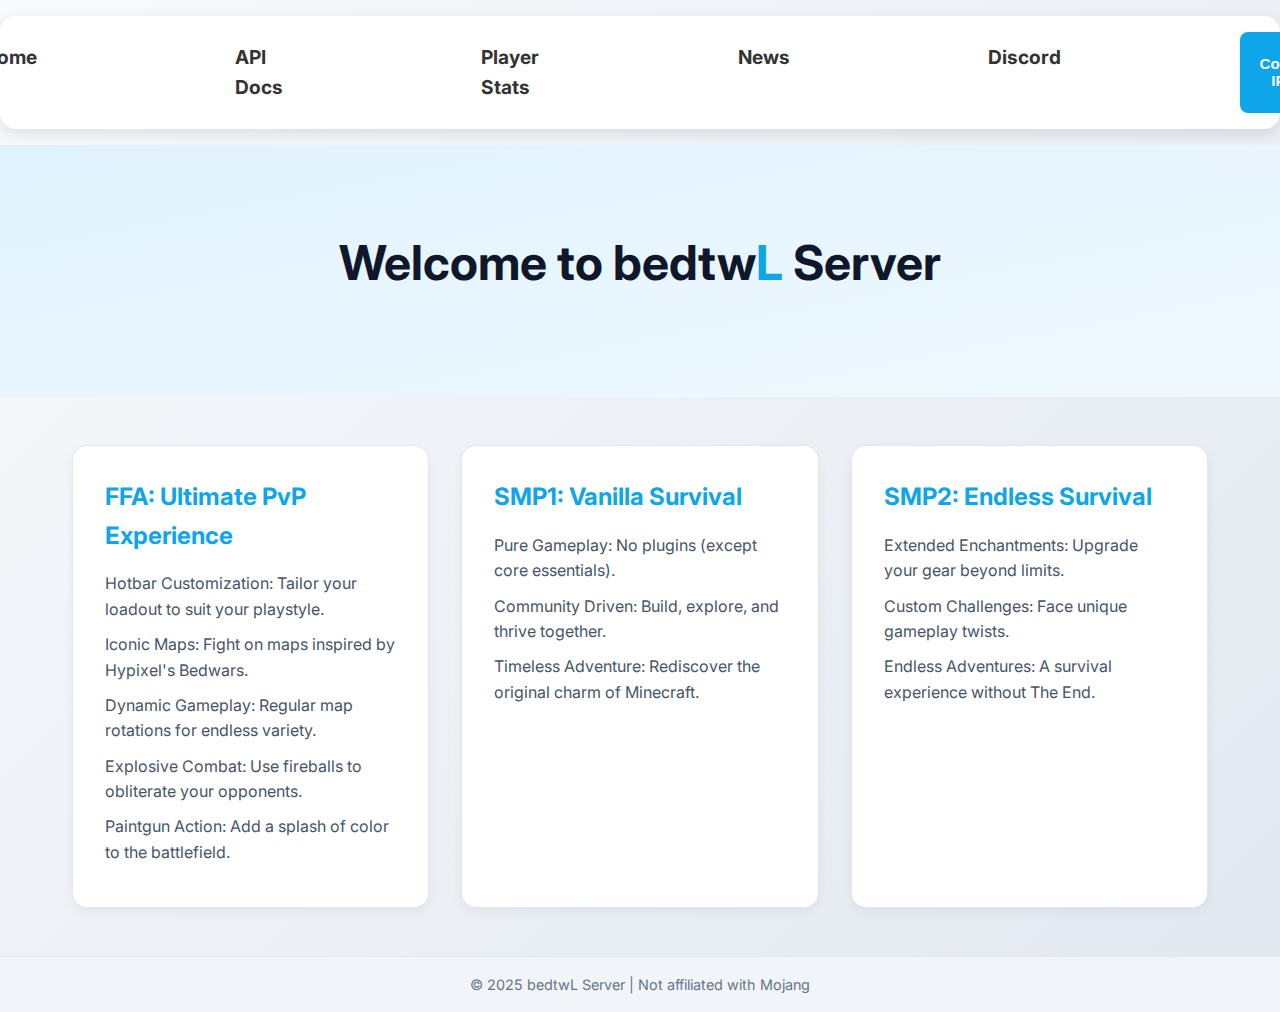
<file: index.html>
<!DOCTYPE html>
<html lang="en">
<head>
  <meta charset="UTF-8" />
  <meta name="viewport" content="width=device-width, initial-scale=1.0" />
  <title>bedtwL Server</title>
  <link rel="stylesheet" href="CSS/index.css">
  <link rel="icon" href="https://raw.githubusercontent.com/bedtwL/bedtwLServerSite/refs/heads/main/favicon.ico">
</head>


<body>

  <div class="navbar">
    <a href="index.html">Home</a>
    <a href="api-docs.html">API Docs</a>
    <a href="player-stats.html">Player Stats</a>
    <a href="news.html">News</a>
    <a href="https://dsc.gg/bedtwl" target="_blank">Discord</a>
    <button class="copy-btn" onclick="copyIP()">Copy IP</button>
  </div>



  <section class="hero">
    <h1 class="hero-title">
  Welcome to bedtw<span class="highlight">L</span> Server
</h1>


  </section>


  <section class="modes">
    <div class="card">
      <h2>FFA: Ultimate PvP Experience</h2>
      <ul>
        <li>Hotbar Customization: Tailor your loadout to suit your playstyle.</li>
        <li>Iconic Maps: Fight on maps inspired by Hypixel's Bedwars.</li>
        <li>Dynamic Gameplay: Regular map rotations for endless variety.</li>
        <li>Explosive Combat: Use fireballs to obliterate your opponents.</li>
        <li>Paintgun Action: Add a splash of color to the battlefield.</li>
      </ul>
    </div>

    <div class="card">
      <h2>SMP1: Vanilla Survival</h2>
      <ul>
        <li>Pure Gameplay: No plugins (except core essentials).</li>
        <li>Community Driven: Build, explore, and thrive together.</li>
        <li>Timeless Adventure: Rediscover the original charm of Minecraft.</li>
      </ul>
    </div>

    <div class="card">
      <h2>SMP2: Endless Survival</h2>
      <ul>
        <li>Extended Enchantments: Upgrade your gear beyond limits.</li>
        <li>Custom Challenges: Face unique gameplay twists.</li>
        <li>Endless Adventures: A survival experience without The End.</li>
      </ul>
    </div>
  </section>


  <footer>
    <p>© 2025 bedtwL Server | Not affiliated with Mojang</p>
  </footer>


  <script src="scripts/main.js"></script>
  <script>
  const onlineSpan = document.getElementById('onlinePlayers');

  async function updateServerPlayers() {
    try {
      const res = await fetch('https://api.mcsrvstat.us/2/bedtwl.com');
      const data = await res.json();
      if(data.online) {
        onlineSpan.textContent = `${data.players.online} / ${data.players.max} players online`;
      } else {
        onlineSpan.textContent = 'Server offline';
      }
    } catch (err) {
      onlineSpan.textContent = 'Error fetching server info';
      console.error(err);
    }
  }

  updateServerPlayers(); // 
  setInterval(updateServerPlayers, 30000); 
</script>

</body>
</html>
</file>
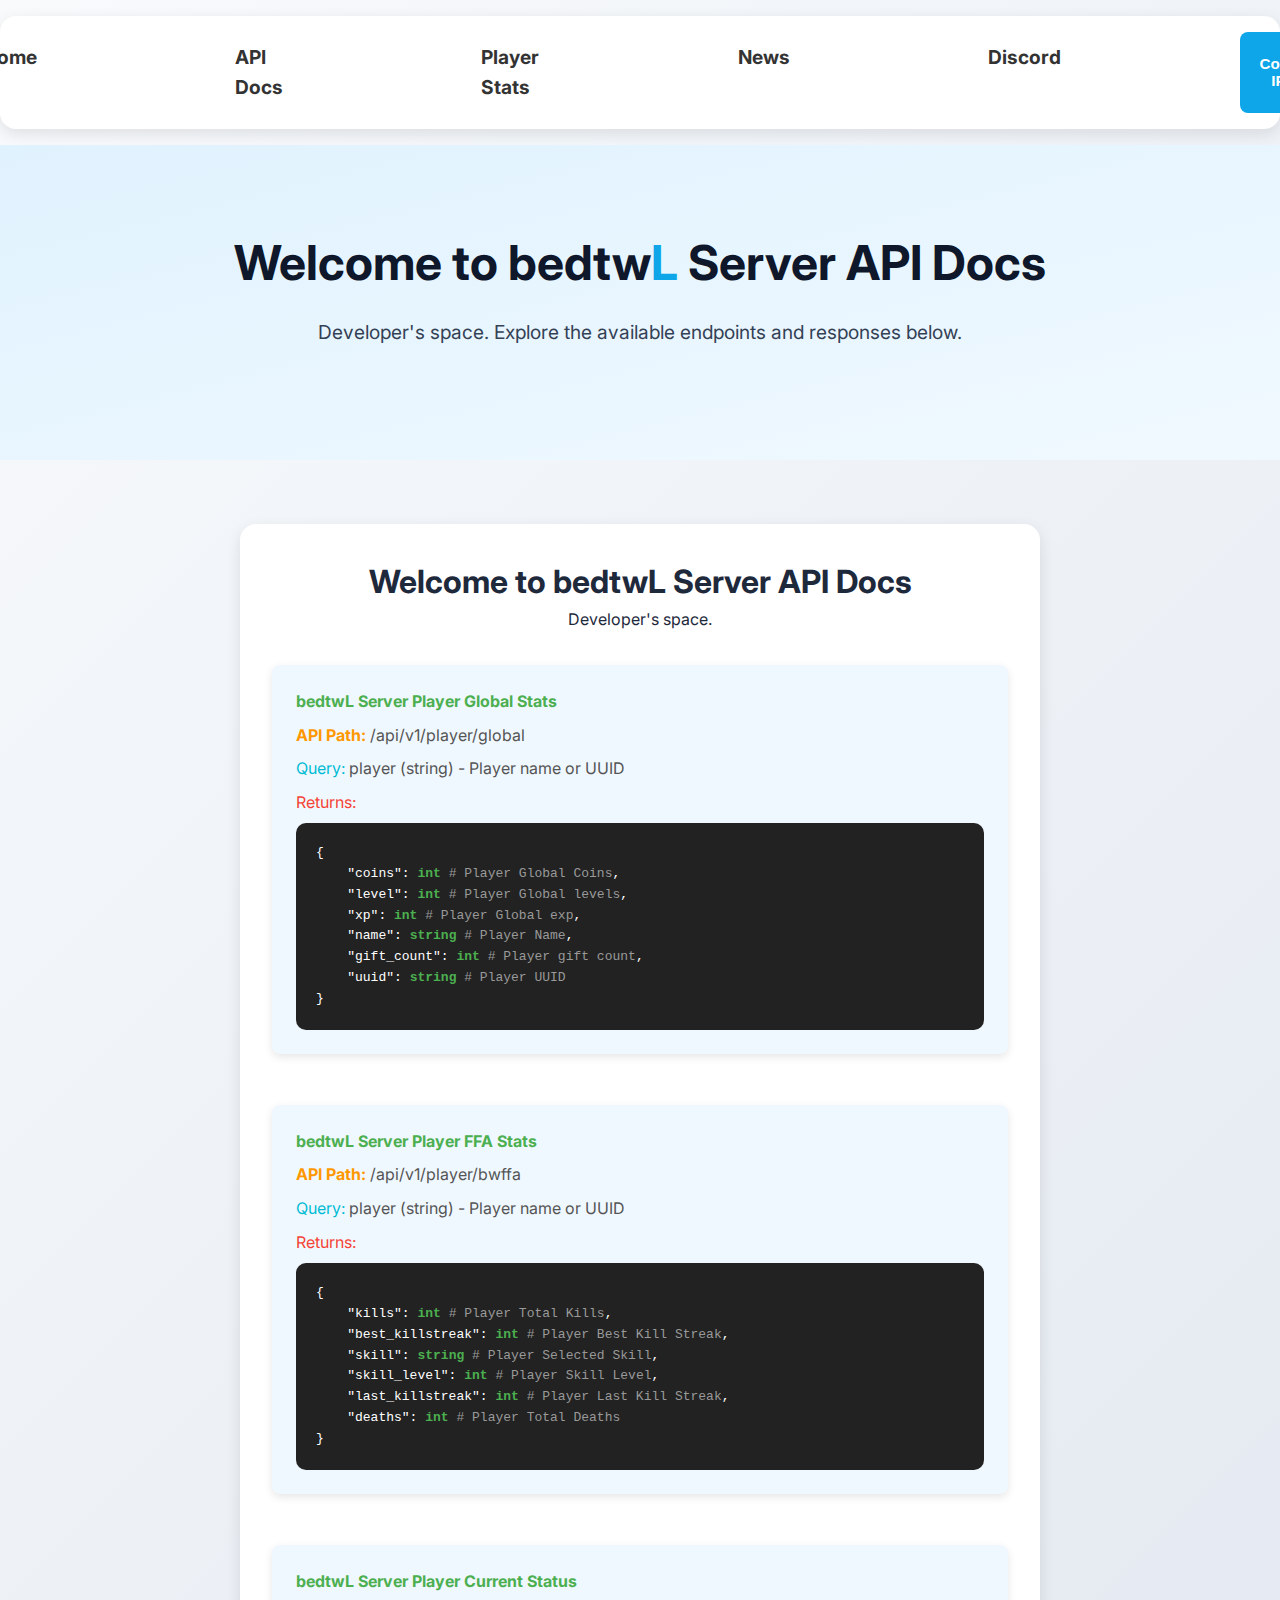
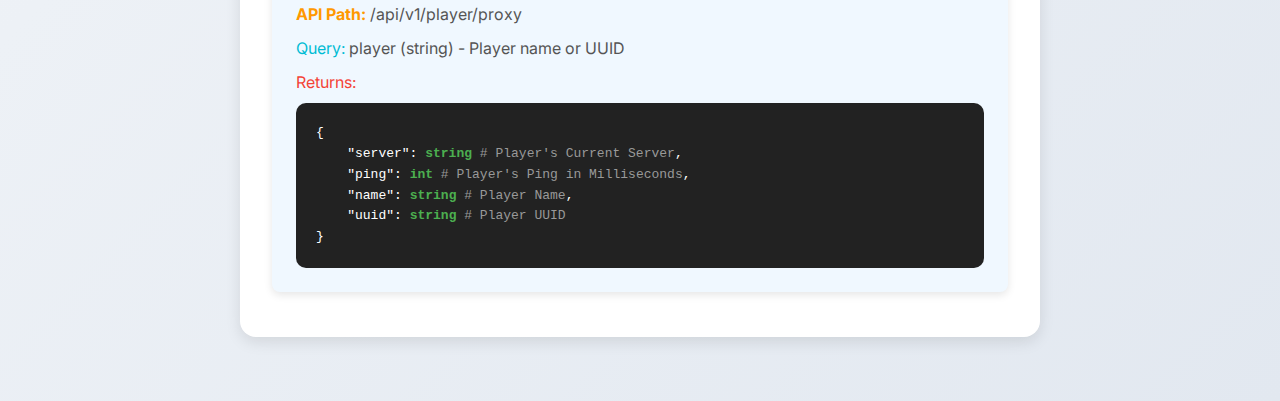
<file: api-docs.html>
<!DOCTYPE html>
<html lang="en">
<head>
  <meta charset="UTF-8" />
  <meta name="viewport" content="width=device-width, initial-scale=1.0" />
  <title>bedtwL Server | API Docs</title>

  <link rel="stylesheet" href="CSS/api-docs.css" />

  <link rel="icon" href="https://raw.githubusercontent.com/bedtwL/bedtwLServerSite/refs/heads/main/favicon.ico">
</head>

<body>
  <!-- Navigation -->
  <div class="navbar">
    <a href="/main.html">Home</a>
    <a href="/api-docs.html">API Docs</a>
    <a href="/player-stats.html">Player Stats</a>
    <a href="/news.html">News</a>
    <a href="https://discord.gg/yourdiscord" target="_blank">Discord</a>
    <button class="copy-btn" onclick="copyIP()">Copy IP</button>
  </div>

  <!-- Page Header -->
  <section class="hero">
    <h1 class="hero-title">Welcome to bedtw<span class="highlight">L</span> Server API Docs</h1>
    <p>Developer's space. Explore the available endpoints and responses below.</p>
  </section>

  <!-- API Cards -->
    <div class="container">
        <h1>Welcome to bedtw<span class="highlight">L</span> Server API Docs</h1>
        <p>Developer's space.</p>

        <div class="server-list">
        <div class="api-item server-item">
           <h4 class="api-target">bedtwL Server Player Global Stats</h4>
            <p><span class="api-path">API Path:</span> /api/v1/player/global</p>
            <p><span class="api-query">Query:</span> player (string) - Player name or UUID</p>
            <p><span class="api-return">Returns:</span></p>
            <div class="api-container">
<pre>
{
    "coins": <span class="datatype">int</span> <span class="description"># Player Global Coins</span>,
    "level": <span class="datatype">int</span> <span class="description"># Player Global levels</span>,
    "xp": <span class="datatype">int</span> <span class="description"># Player Global exp</span>,
    "name": <span class="datatype">string</span> <span class="description"># Player Name</span>,
    "gift_count": <span class="datatype">int</span> <span class="description"># Player gift count</span>,
    "uuid": <span class="datatype">string</span> <span class="description"># Player UUID</span>
}
</pre>
        </div>
        </div>

        <br>
        <div class="api-item server-item">
           <h4 class="api-target">bedtwL Server Player FFA Stats</h4>
            <p><span class="api-path">API Path:</span> /api/v1/player/bwffa</p>
            <p><span class="api-query">Query:</span> player (string) - Player name or UUID</p>
            <p><span class="api-return">Returns:</span></p>
            <div class="api-container">
<pre>
{
    "kills": <span class="datatype">int</span> <span class="description"># Player Total Kills</span>,
    "best_killstreak": <span class="datatype">int</span> <span class="description"># Player Best Kill Streak</span>,
    "skill": <span class="datatype">string</span> <span class="description"># Player Selected Skill</span>,
    "skill_level": <span class="datatype">int</span> <span class="description"># Player Skill Level</span>,
    "last_killstreak": <span class="datatype">int</span> <span class="description"># Player Last Kill Streak</span>,
    "deaths": <span class="datatype">int</span> <span class="description"># Player Total Deaths</span>
}
</pre>
        </div>
        </div>
        <br>
        <div class="api-item server-item">
           <h4 class="api-target">bedtwL Server Player Current Status</h4>
            <p><span class="api-path">API Path:</span> /api/v1/player/proxy</p>
            <p><span class="api-query">Query:</span> player (string) - Player name or UUID</p>
            <p><span class="api-return">Returns:</span></p>
            <div class="api-container">
<pre>
{
    "server": <span class="datatype">string</span> <span class="description"># Player's Current Server</span>,
    "ping": <span class="datatype">int</span> <span class="description"># Player's Ping in Milliseconds</span>,
    "name": <span class="datatype">string</span> <span class="description"># Player Name</span>,
    "uuid": <span class="datatype">string</span> <span class="description"># Player UUID</span>
}
</pre>
        </div>
        </div>

        </div>
    </div>
    <script src="/script/main.js"></script>
</body>
</html>
</file>
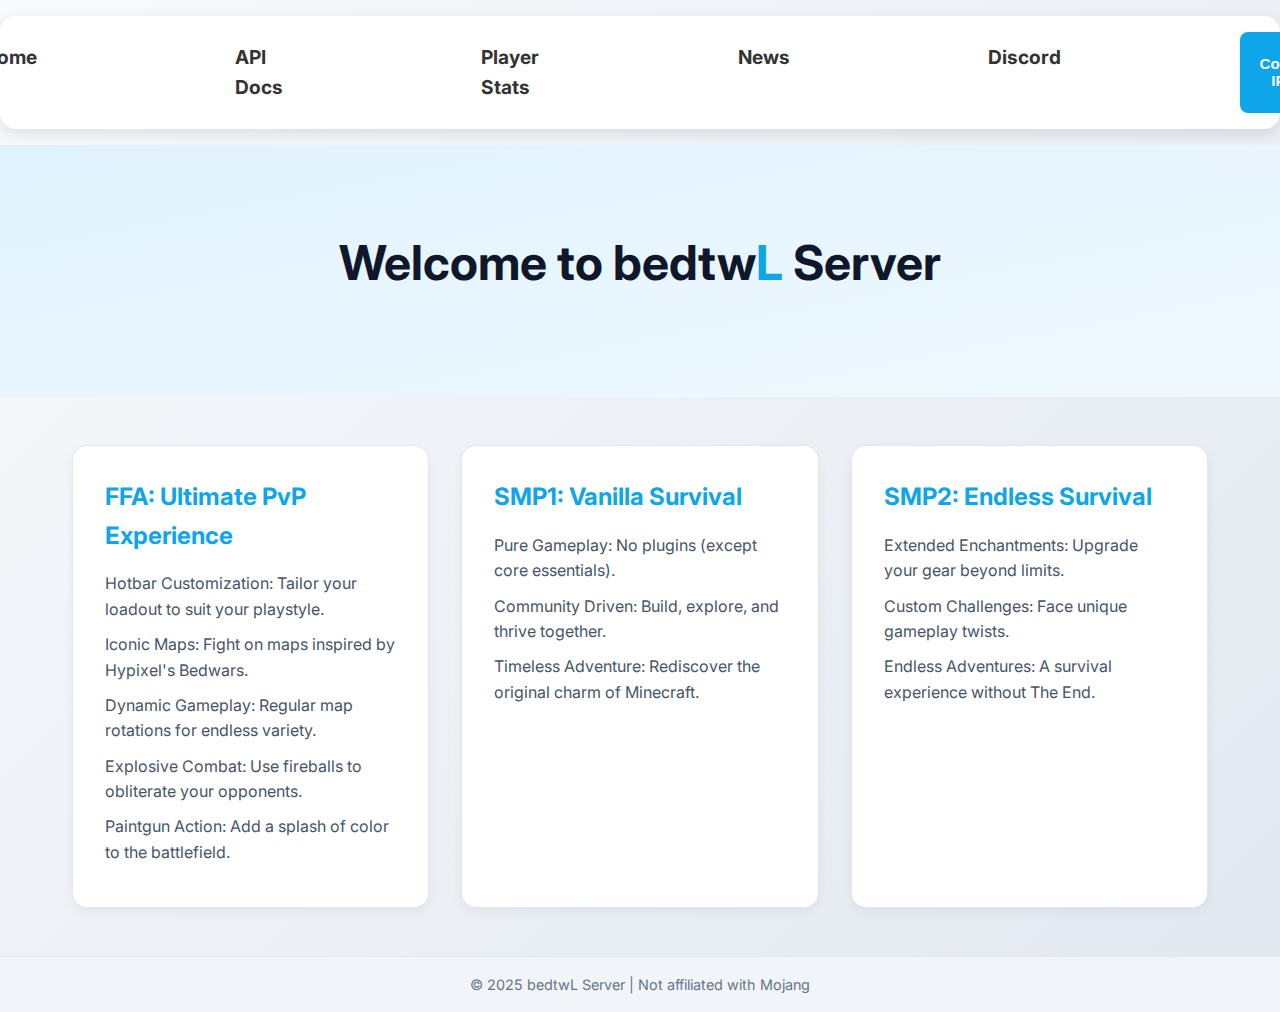
<file: main.html>
<!DOCTYPE html>
<html lang="en">
<head>
  <meta charset="UTF-8" />
  <meta name="viewport" content="width=device-width, initial-scale=1.0" />
  <title>bedtwL Server</title>
  <link rel="stylesheet" href="CSS/style.css" />
  <link rel="icon" href="https://raw.githubusercontent.com/bedtwL/bedtwLServerSite/refs/heads/main/favicon.ico">
</head>
<body>
  <!-- Navigation -->
  <div class="navbar">
    <a href="/main.html">Home</a>
    <a href="/api-docs.html">API Docs</a>
    <a href="#">Player Stats</a>
    <a href="#">News</a>
    <a href="https://discord.gg/yourdiscord" target="_blank">Discord</a>

    <button class="copy-btn" onclick="copyIP()">Copy IP</button>
  </div>


  <!-- Hero Section -->
  <section class="hero">
    <h1 class="hero-title">
  Welcome to bedtw<span class="highlight">L</span> Server
</h1>

  </section>

  <!-- Game Modes Section -->
  <section class="modes">
    <div class="card">
      <h2>FFA: Ultimate PvP Experience</h2>
      <ul>
        <li>Hotbar Customization: Tailor your loadout to suit your playstyle.</li>
        <li>Iconic Maps: Fight on maps inspired by Hypixel's Bedwars.</li>
        <li>Dynamic Gameplay: Regular map rotations for endless variety.</li>
        <li>Explosive Combat: Use fireballs to obliterate your opponents.</li>
        <li>Paintgun Action: Add a splash of color to the battlefield.</li>
      </ul>
    </div>

    <div class="card">
      <h2>SMP1: Vanilla Survival</h2>
      <ul>
        <li>Pure Gameplay: No plugins (except core essentials).</li>
        <li>Community Driven: Build, explore, and thrive together.</li>
        <li>Timeless Adventure: Rediscover the original charm of Minecraft.</li>
      </ul>
    </div>

    <div class="card">
      <h2>SMP2: Endless Survival</h2>
      <ul>
        <li>Extended Enchantments: Upgrade your gear beyond limits.</li>
        <li>Custom Challenges: Face unique gameplay twists.</li>
        <li>Endless Adventures: A survival experience without The End.</li>
      </ul>
    </div>
  </section>

  <!-- Footer -->
  <footer>
    <p>© 2025 bedtwL Server | Not affiliated with Mojang</p>
  </footer>

  <!-- Script -->
  <script src="/script/main.js"></script>


</body>
</html>
</file>
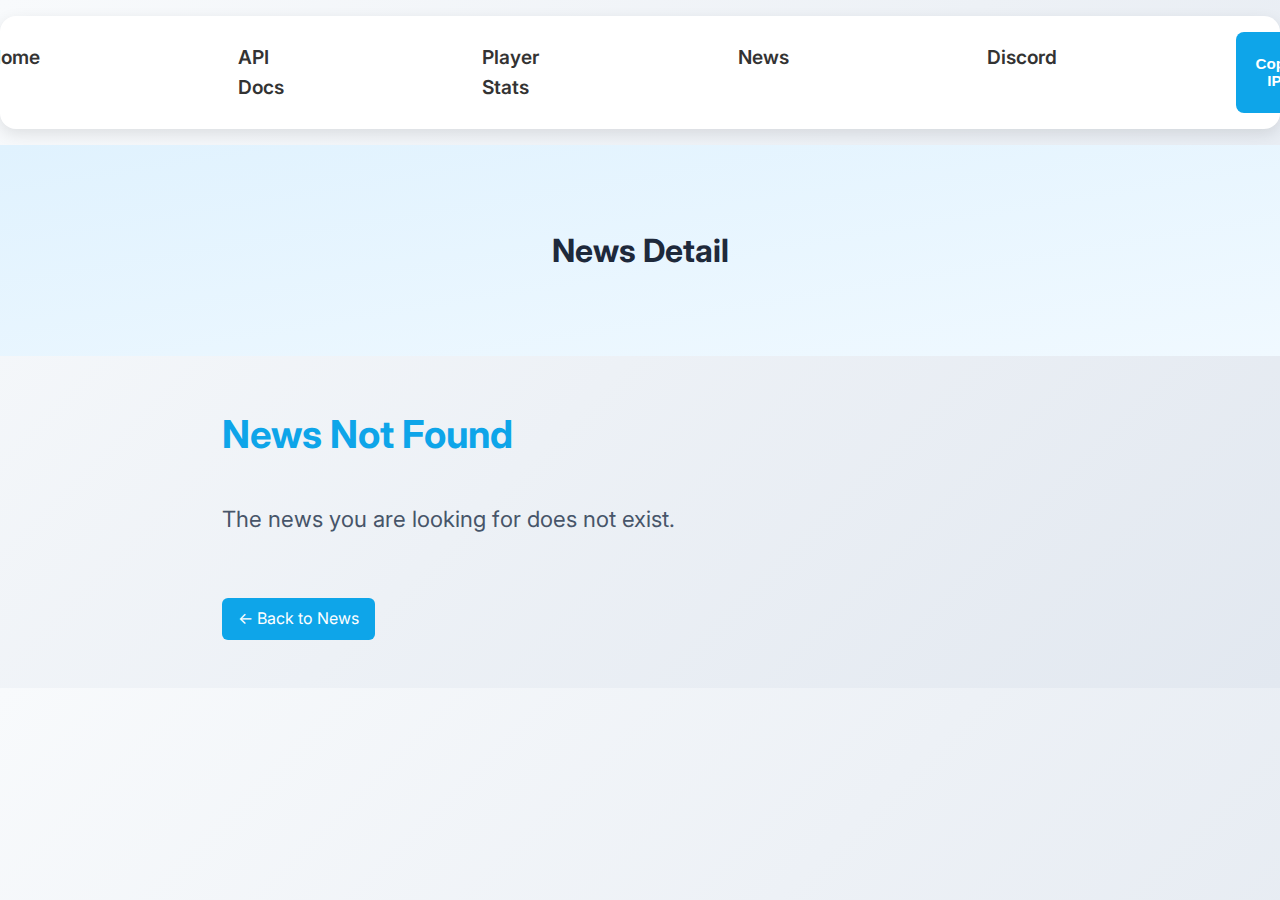
<file: news-detail.html>
<!DOCTYPE html>
<html lang="en">
<head>
<meta charset="UTF-8">
<meta name="viewport" content="width=device-width, initial-scale=1.0">
<title>News Detail | BedtwL</title>
<link rel="stylesheet" href="CSS/news.css">
<link rel="icon" href="https://raw.githubusercontent.com/bedtwL/bedtwLServerSite/refs/heads/main/favicon.ico">
<style>
.news-detail { max-width:900px; margin:3rem auto; padding:0 2rem; }
.news-detail h1 { font-size:2.4rem; color:#0ea5e9; margin-bottom:1rem; }
.news-detail .date { font-size:1rem; color:#94a3b8; margin-bottom:2rem; }
.news-detail .content { font-size:1.4rem; line-height:2; color:#475569; white-space: pre-wrap; margin-bottom:1.5rem; }
.back-btn { display:inline-block; margin-top:2rem; padding:0.5rem 1rem; background:#0ea5e9; color:white; border-radius:6px; text-decoration:none; transition:0.2s; }
.back-btn:hover { background:#0284c7; }
</style>
</head>
<body>
<!-- Navbar -->
  <div class="navbar">
    <a href="index.html">Home</a>
    <a href="api-docs.html">API Docs</a>
    <a href="player-stats.html">Player Stats</a>
    <a href="news.html">News</a>
    <a href="https://dsc.gg/bedtwl" target="_blank">Discord</a>
    <button class="copy-btn" onclick="copyIP()">Copy IP</button>
  </div>

<section class="hero">
  <h1>News Detail</h1>
</section>

<div class="news-detail">
  <h1 id="newsTitle">Loading...</h1>
  <p class="date" id="newsDate">--</p>
  <div class="content" id="newsContent">Loading content...</div>
  <a href="/news.html" class="back-btn">← Back to News</a>
</div>

<script>
// URL id
const urlParams = new URLSearchParams(window.location.search);
const newsId = urlParams.get('id');

const newsItems = JSON.parse(localStorage.getItem("newsItems")) || [];
const news = newsItems.find(n=>n.id===newsId);

if(news){
  document.getElementById('newsTitle').innerText = news.title;
  document.getElementById('newsDate').innerText = news.date;
  document.getElementById('newsContent').innerHTML = `
    ${news.image ? `<img src="${news.image}" style="width:100%; border-radius:8px; margin-bottom:0.5rem;">` : ''}
    ${news.content.replace(/\n/g, "<br>")}
  `;
  document.title = `${news.title} | BedtwL`;
} else {
  document.getElementById('newsTitle').innerText = "News Not Found";
  document.getElementById('newsDate').innerText = "";
  document.getElementById('newsContent').innerText = "The news you are looking for does not exist.";
  document.title = "News Not Found | BedtwL";
}
</script>
</body>
</html>
</file>
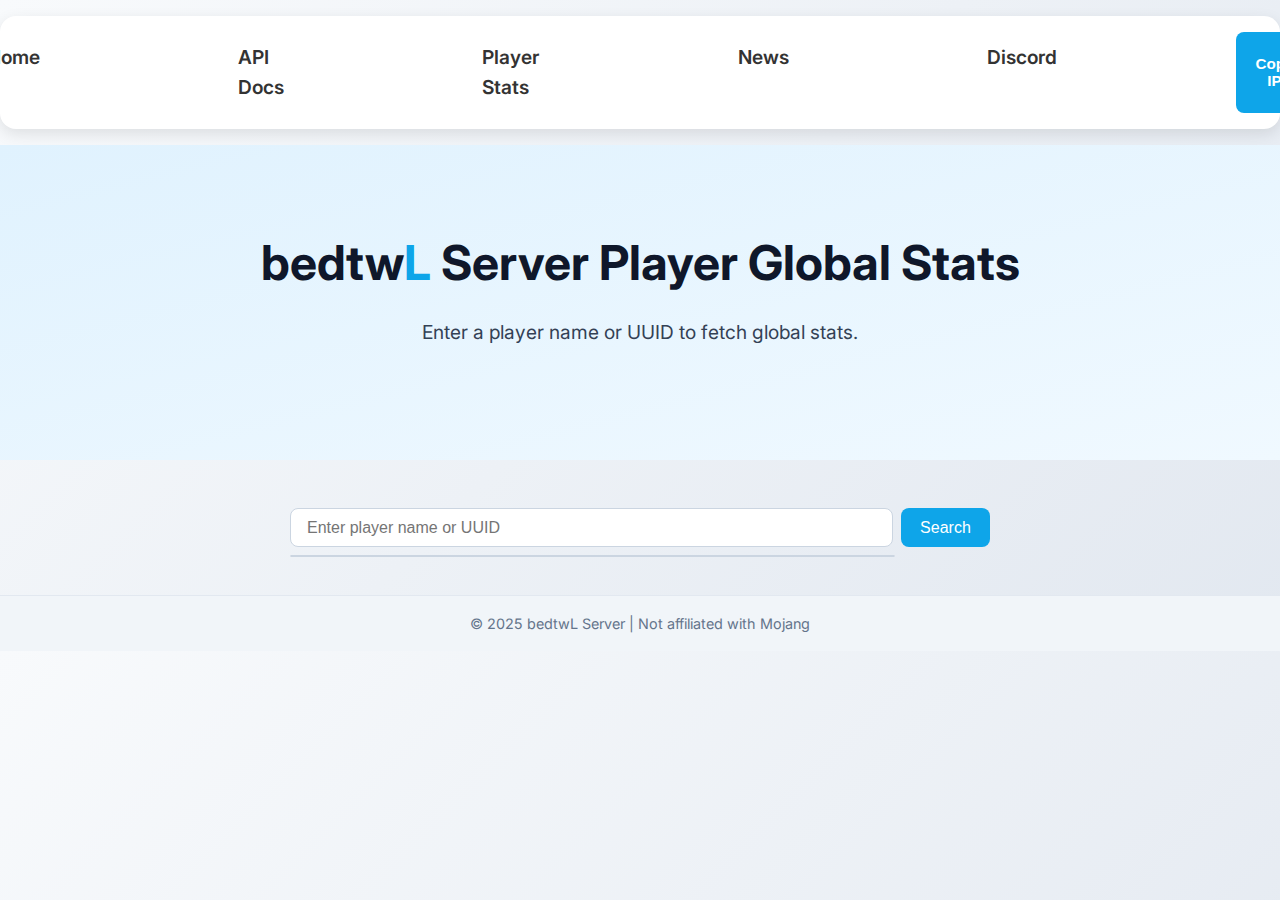
<file: player-stats.html>
<!DOCTYPE html>
<html lang="en">
<head>
  <meta charset="UTF-8">
  <meta name="viewport" content="width=device-width, initial-scale=1.0">
  <title>bedtwL Server | Player Stats</title>
  <link rel="stylesheet" href="CSS/player-stats.css">
  <link rel="icon" href="https://raw.githubusercontent.com/bedtwL/bedtwLServerSite/refs/heads/main/favicon.ico">
  <style>
    /* 自訂下拉建議 */
    .suggestions {
      border: 1px solid #cbd5e1;
      max-width: 605px;
      background: #fff;
      position: absolute;
      z-index: 1000;
      width: calc(100% - 2px);
      border-radius: 6px;
      overflow: hidden;
    }

    .suggestions div {
      padding: 0.5rem;
      cursor: pointer;
    }

    .suggestions div:hover {
      background: #0ea5e9;
      color: #fff;
    }

    .query-section { position: relative; max-width: 700px; margin: 3rem auto; }
  </style>
</head>
<body>

  <div class="navbar">
    <a href="index.html">Home</a>
    <a href="api-docs.html">API Docs</a>
    <a href="player-stats.html">Player Stats</a>
    <a href="news.html">News</a>
    <a href="https://dsc.gg/bedtwl" target="_blank">Discord</a>
    <button class="copy-btn" onclick="copyIP()">Copy IP</button>
  </div>

  <section class="hero">
    <h1 class="hero-title">bedtw<span class="highlight">L</span> Server Player Global Stats</h1>
    <p>Enter a player name or UUID to fetch global stats.</p>
  </section>

  <section class="query-section">
    <form id="playerForm" class="query-form">
      <input type="text" id="playerInput" placeholder="Enter player name or UUID" autocomplete="off" required />
      <button type="submit">Search</button>
    </form>
    <div class="suggestions" id="suggestions"></div>

    <div id="result" class="result-card" style="display:none;">
      <h2>bedtwL Server Player Global Stats</h2>
      <pre id="resultContent">
{
    "coins": 0 # Player Global Coins,
    "level": 0 # Player Global levels,
    "xp": 0 # Player Global exp,
    "name": "" # Player Name,
    "gift_count": 0 # Player gift count,
    "uuid": "" # Player UUID
}
      </pre>
    </div>
  </section>

  <footer>
    <p>© 2025 bedtwL Server | Not affiliated with Mojang</p>
  </footer>

   <script src="scripts/bwffa_stats.js"></script>
   <script src="scripts/main.js"></script>
</body>
</html>
</file>
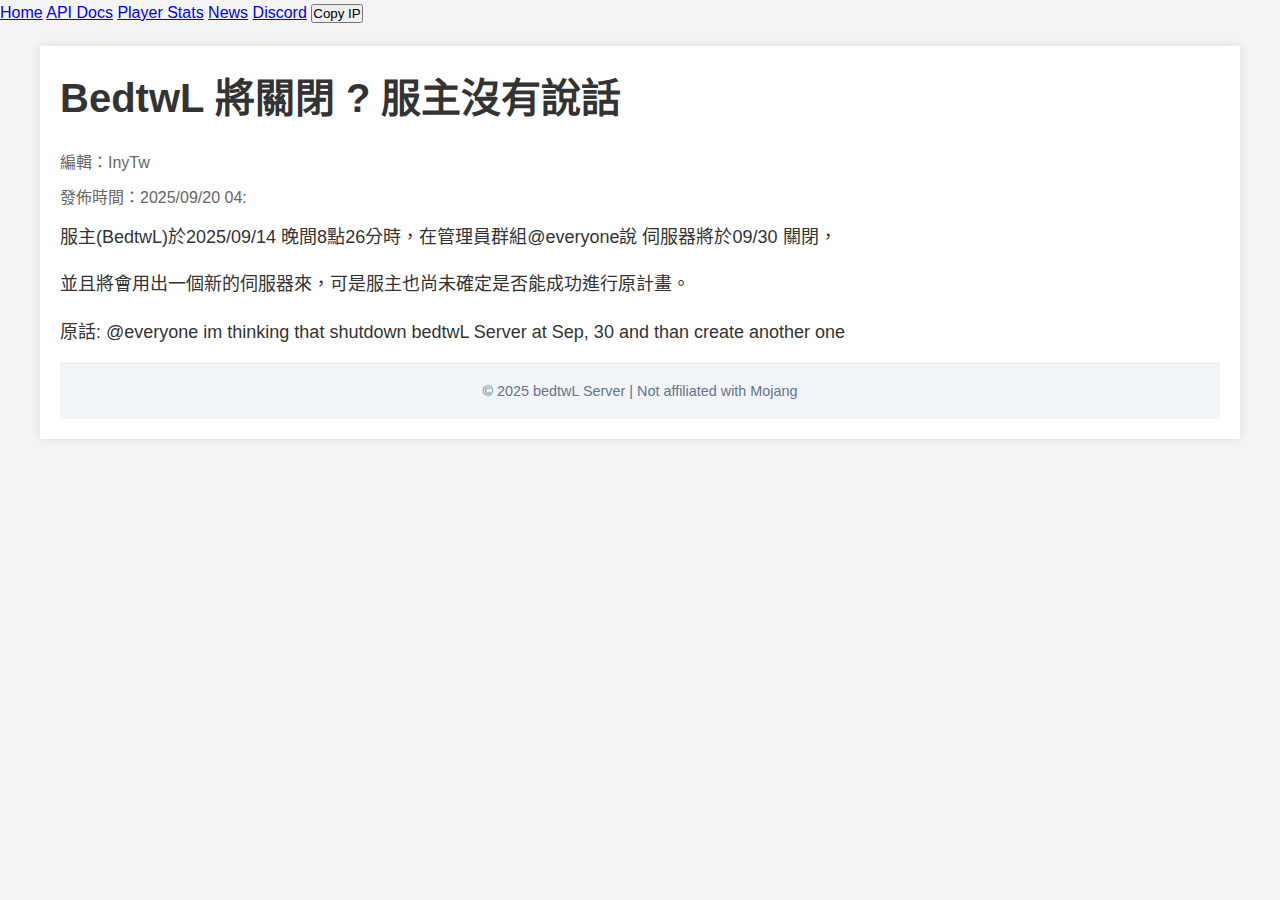
<file: news/0920/0920.html>
<!DOCTYPE html>
<html lang="zh-TW">
<head>
    <meta charset="UTF-8">
    <meta name="viewport" content="width=device-width, initial-scale=1.0">
    <title>BedtwL 網頁更新 ! 竟是他一個人完成的 ?</title>
    <link rel="stylesheet" href="/news/0920/news-more.css">
</head>
<body>

    <div class="navbar">
    <a href="index.html">Home</a>
    <a href="api-docs.html">API Docs</a>
    <a href="player-stats.html">Player Stats</a>
    <a href="news.html">News</a>
    <a href="https://dsc.gg/bedtwl" target="_blank">Discord</a>
    <button class="copy-btn" onclick="copyIP()">Copy IP</button>
  </div>

    <main>
        <article>
            <h1>BedtwL 將關閉 ? 服主沒有說話</h1>
            <p class="author">編輯：InyTw</p>
            <p class="publish-time">發佈時間：2025/09/20 04:</p>
            <section class="content">
                <p>服主(BedtwL)於2025/09/14 晚間8點26分時，在管理員群組@everyone說 伺服器將於09/30 關閉，</p>
                <p>並且將會用出一個新的伺服器來，可是服主也尚未確定是否能成功進行原計畫。</p>


                <p>原話: @everyone im thinking that shutdown bedtwL Server at Sep, 30 and than create another one</p>
            </section>

  <footer>
    <p>© 2025 bedtwL Server | Not affiliated with Mojang</p>
  </footer>
</body>
</html>
</file>
<file: CSS/index.css>
@import url('https://fonts.googleapis.com/css2?family=Inter:wght@400;600;700&display=swap');

* {
  margin: 0;
  padding: 0;
  box-sizing: border-box;
}

body {
  font-family: 'Inter', sans-serif;
  background: linear-gradient(135deg, #f8fafc, #e2e8f0);
  color: #1e293b;
  line-height: 1.6;
}

/* ========== NAVIGATION ========== */
.navbar {
    background-color: #ffffff; /* Same as container background */
    box-shadow: 0 5px 15px rgba(0, 0, 0, 0.1);
    padding: 1em;
    display: flex;
    justify-content: center;
    gap: 10em;
    border-radius: 1em;
    margin: 1em auto;
    max-width: 1500px;
}

/* Links as buttons */
.navbar a {
    color: #333; /* Same as text color */
    text-decoration: none;
    font-size: 1.2em;
    font-weight: bold;
    transition: color 0.3s ease, transform 0.3s ease;
    padding: 0.5em 1em;
    border-radius: 0.5em;
}

.navbar a:hover {
    color: #007BFF; /* Match button hover */
    transform: scale(1.05);
}

/* Copy IP button */
.copy-btn {
  background: #0ea5e9;
  color: #fff;
  border: none;
  padding: 0.6rem 1.2rem;
  border-radius: 8px;
  font-size: 0.95rem;
  font-weight: 600;
  cursor: pointer;
  transition: background 0.3s;
}

.copy-btn:hover {
  background: #0284c7;
}

/* ========== HERO SECTION ========== */
.hero {
  text-align: center;
  padding: 5rem 1rem;
  background: linear-gradient(to bottom right, #e0f2fe, #f0f9ff);
}

.hero-title {
  font-size: 3rem;
  margin-bottom: 1rem;
  color: #0f172a;
  display: inline-block;
  animation: float 2s ease-in-out infinite;
}

.hero-title .highlight {
  color: #0ea5e9;
}

/* Floating animation */
@keyframes float {
  0%, 100% {
    transform: translateY(0);
  }
  50% {
    transform: translateY(-8px);
  }
}

.hero p {
  font-size: 1.2rem;
  margin-bottom: 2rem;
  color: #334155;
}

.hero button {
  background: #0ea5e9;
  color: #fff;
  border: none;
  padding: 0.8rem 1.5rem;
  border-radius: 10px;
  font-size: 1rem;
  cursor: pointer;
  transition: background 0.3s;
}

.hero button:hover {
  background: #0284c7;
}

.server-status {
  margin-top: 0.5rem;
  padding: 1rem;
}

.server-status h3 {
  font-size: 1.2rem;
  color: #0f172a;
  margin-bottom: 0.5rem;
}

#onlinePlayers {
  font-size: 1.5rem;
  font-weight: 700;
  color: #0ea5e9;
}


/* ========== GAME MODES ========== */
.modes {
  display: grid;
  grid-template-columns: repeat(auto-fit, minmax(320px, 1fr));
  gap: 2rem;
  padding: 3rem 2rem;
  max-width: 1200px;
  margin: auto;
}

.card {
  background: #ffffff;
  padding: 2rem;
  border-radius: 15px;
  border: 1px solid #e2e8f0;
  box-shadow: 0 4px 12px rgba(0, 0, 0, 0.05);
  transition: transform 0.2s, box-shadow 0.2s;
}

.card:hover {
  transform: translateY(-5px);
  box-shadow: 0 8px 20px rgba(0, 0, 0, 0.08);
}

.card h2 {
  margin-bottom: 1rem;
  color: #0ea5e9;
}

.card ul {
  list-style: none;
}

.card li {
  margin-bottom: 0.6rem;
  color: #475569;
}

/* ========== NEWS SECTION ========== */
.news {
  text-align: center;
  padding: 3rem 1rem;
  background: #f8fafc;
  border-top: 1px solid #e2e8f0;
}

.news h2 {
  margin-bottom: 1rem;
  color: #0ea5e9;
}

/* ========== FOOTER ========== */
footer {
  text-align: center;
  padding: 1rem;
  background: #f1f5f9;
  color: #64748b;
  font-size: 0.9rem;
  border-top: 1px solid #e2e8f0;
}

/* 漢堡按鈕：桌機隱藏，手機顯示 */
.menu-toggle {
  display: none;
  background: #0ea5e9;
  color: white;
  font-size: 1.5rem;
  border: none;
  padding: 0.5rem 1rem;
  border-radius: 8px;
  cursor: pointer;
}

/* RWD 響應式 */
@media (max-width: 768px) {
  .menu-toggle {
    display: block;
    margin: 1rem auto;
  }

  .navbar {
    display: none;                 /* 預設隱藏 */
    flex-direction: column;        /* 垂直排列 */
    gap: 1rem;
    max-width: 90%;
    margin: 0 auto;
    padding: 1rem;
  }

  .navbar.show {
    display: flex;                 /* 點擊後展開 */
  }

  .navbar a,
  .copy-btn {
    text-align: center;
    font-size: 1.1rem;
    width: 100%;
  }
}
</file>
<file: CSS/api-docs.css>
@import url('https://fonts.googleapis.com/css2?family=Inter:wght@400;600;700&display=swap');

* {
  margin: 0;
  padding: 0;
  box-sizing: border-box;
}

body {
  font-family: 'Inter', sans-serif;
  background: linear-gradient(135deg, #f8fafc, #e2e8f0);
  color: #1e293b;
  line-height: 1.6;
}

/* ========== NAVIGATION ========== */
.navbar {
    background-color: #ffffff; /* Same as container background */
    box-shadow: 0 5px 15px rgba(0, 0, 0, 0.1);
    padding: 1em;
    display: flex;
    justify-content: center;
    gap: 10em;
    border-radius: 1em;
    margin: 1em auto;
    max-width: 1500px;
}

/* Links as buttons */
.navbar a {
    color: #333; /* Same as text color */
    text-decoration: none;
    font-size: 1.2em;
    font-weight: bold;
    transition: color 0.3s ease, transform 0.3s ease;
    padding: 0.5em 1em;
    border-radius: 0.5em;
}

.navbar a:hover {
    color: #007BFF; /* Match button hover */
    transform: scale(1.05);
}

/* Copy IP button */
.copy-btn {
  background: #0ea5e9;
  color: #fff;
  border: none;
  padding: 0.6rem 1.2rem;
  border-radius: 8px;
  font-size: 0.95rem;
  font-weight: 600;
  cursor: pointer;
  transition: background 0.3s;
}

.copy-btn:hover {
  background: #0284c7;
}

/* ========== HERO SECTION ========== */
.hero {
  text-align: center;
  padding: 5rem 1rem;
  background: linear-gradient(to bottom right, #e0f2fe, #f0f9ff);
}

.hero-title {
  font-size: 3rem;
  margin-bottom: 1rem;
  color: #0f172a;
  display: inline-block;
  animation: float 2s ease-in-out infinite;
}

.hero-title .highlight {
  color: #0ea5e9;
}

/* Floating animation */
@keyframes float {
  0%, 100% {
    transform: translateY(0);
  }
  50% {
    transform: translateY(-8px);
  }
}

.hero p {
  font-size: 1.2rem;
  margin-bottom: 2rem;
  color: #334155;
}

.hero button {
  background: #0ea5e9;
  color: #fff;
  border: none;
  padding: 0.8rem 1.5rem;
  border-radius: 10px;
  font-size: 1rem;
  cursor: pointer;
  transition: background 0.3s;
}

.hero button:hover {
  background: #0284c7;
}

/* ========== GAME MODES ========== */
.server-list {
    margin-top: 2em;
}

.server-item {
    background-color: #f0f8ff;
    padding: 1.5em;
    margin: 0.8em 0;
    border-radius: 0.5em;
    box-shadow: 0 3px 8px rgba(0, 0, 0, 0.1);
    transition: transform 0.3s ease, box-shadow 0.3s ease;
}

.api-item {
    text-align: left
}

.server-item:hover {
    transform: translateY(-10px);
    box-shadow: 0 6px 15px rgba(0, 0, 0, 0.2);
}

.server-item h2 {
    margin: 0.5em 0;
    font-size: 1.5em;
}

.server-item p {
    margin: 0.5em 0;
    font-size: 1em;
    color: #555;
}

a {
    color: #38488f;
    text-decoration: none;
    font-weight: bold;
    transition: color 0.3s ease;
}

a:hover {
    color: #007BFF;
}

.container {
    max-width: 800px;
    margin: 4em auto;
    padding: 2em;
    background-color: #ffffff;
    border-radius: 1em;
    box-shadow: 0 5px 15px rgba(0, 0, 0, 0.1);
    text-align: center;
    transition: transform 0.3s ease, background-color 0.3s ease;
}

.container:hover {
    background-color: #e6f7ff; /* Subtle aqua highlight */
    transform: scale(1.03);
}

.api-container {
            background: #222;
            color: #fff;.navbar {
            position: fixed;
            top: 0;
            width: 100%;
            z-index: 1000;
        }
            padding: 20px;
            border-radius: 10px;
            font-family: monospace;
        }
        .api-title {
            color: #4CAF50;
        }
        .api-target {
            color: #4CAF50;
        }
        .api-path {
            color: #ff9800;
            font-weight: bold;
        }
        .api-query {
            color: #00bcd4;
        }
        .api-return {
            color: #f44336;
        }
        .datatype {
            color: #4CAF50;
            font-weight: bold;
        }
        .description {
            color: #999;
        }

/* ========== NEWS SECTION ========== */
.news {
  text-align: center;
  padding: 3rem 1rem;
  background: #f8fafc;
  border-top: 1px solid #e2e8f0;
}

.news h2 {
  margin-bottom: 1rem;
  color: #0ea5e9;
}

/* ========== FOOTER ========== */
footer {
  text-align: center;
  padding: 1rem;
  background: #f1f5f9;
  color: #64748b;
  font-size: 0.9rem;
  border-top: 1px solid #e2e8f0;
}


@media (max-width: 700px) {
    .container {
        padding: 1em;
        width: 90%;
    }

    h1 {
        font-size: 2em;
    }

    p {
        font-size: 1em;
    }
}
</file>
<file: CSS/style.css>
@import url('https://fonts.googleapis.com/css2?family=Inter:wght@400;600;700&display=swap');

* {
  margin: 0;
  padding: 0;
  box-sizing: border-box;
}

body {
  font-family: 'Inter', sans-serif;
  background: linear-gradient(135deg, #f8fafc, #e2e8f0);
  color: #1e293b;
  line-height: 1.6;
}

/* ========== NAVIGATION ========== */
.navbar {
    background-color: #ffffff; /* Same as container background */
    box-shadow: 0 5px 15px rgba(0, 0, 0, 0.1);
    padding: 1em;
    display: flex;
    justify-content: center;
    gap: 10em;
    border-radius: 1em;
    margin: 1em auto;
    max-width: 1500px;
}

/* Links as buttons */
.navbar a {
    color: #333; /* Same as text color */
    text-decoration: none;
    font-size: 1.2em;
    font-weight: bold;
    transition: color 0.3s ease, transform 0.3s ease;
    padding: 0.5em 1em;
    border-radius: 0.5em;
}

.navbar a:hover {
    color: #007BFF; /* Match button hover */
    transform: scale(1.05);
}

/* Copy IP button */
.copy-btn {
  background: #0ea5e9;
  color: #fff;
  border: none;
  padding: 0.6rem 1.2rem;
  border-radius: 8px;
  font-size: 0.95rem;
  font-weight: 600;
  cursor: pointer;
  transition: background 0.3s;
}

.copy-btn:hover {
  background: #0284c7;
}

/* ========== HERO SECTION ========== */
.hero {
  text-align: center;
  padding: 5rem 1rem;
  background: linear-gradient(to bottom right, #e0f2fe, #f0f9ff);
}

.hero-title {
  font-size: 3rem;
  margin-bottom: 1rem;
  color: #0f172a;
  display: inline-block;
  animation: float 2s ease-in-out infinite;
}

.hero-title .highlight {
  color: #0ea5e9;
}

/* Floating animation */
@keyframes float {
  0%, 100% {
    transform: translateY(0);
  }
  50% {
    transform: translateY(-8px);
  }
}

.hero p {
  font-size: 1.2rem;
  margin-bottom: 2rem;
  color: #334155;
}

.hero button {
  background: #0ea5e9;
  color: #fff;
  border: none;
  padding: 0.8rem 1.5rem;
  border-radius: 10px;
  font-size: 1rem;
  cursor: pointer;
  transition: background 0.3s;
}

.hero button:hover {
  background: #0284c7;
}

/* ========== GAME MODES ========== */
.modes {
  display: grid;
  grid-template-columns: repeat(auto-fit, minmax(320px, 1fr));
  gap: 2rem;
  padding: 3rem 2rem;
  max-width: 1200px;
  margin: auto;
}

.card {
  background: #ffffff;
  padding: 2rem;
  border-radius: 15px;
  border: 1px solid #e2e8f0;
  box-shadow: 0 4px 12px rgba(0, 0, 0, 0.05);
  transition: transform 0.2s, box-shadow 0.2s;
}

.card:hover {
  transform: translateY(-5px);
  box-shadow: 0 8px 20px rgba(0, 0, 0, 0.08);
}

.card h2 {
  margin-bottom: 1rem;
  color: #0ea5e9;
}

.card ul {
  list-style: none;
}

.card li {
  margin-bottom: 0.6rem;
  color: #475569;
}

/* ========== NEWS SECTION ========== */
.news {
  text-align: center;
  padding: 3rem 1rem;
  background: #f8fafc;
  border-top: 1px solid #e2e8f0;
}

.news h2 {
  margin-bottom: 1rem;
  color: #0ea5e9;
}

/* ========== FOOTER ========== */
footer {
  text-align: center;
  padding: 1rem;
  background: #f1f5f9;
  color: #64748b;
  font-size: 0.9rem;
  border-top: 1px solid #e2e8f0;
}
</file>
<file: CSS/news.css>
@import url('https://fonts.googleapis.com/css2?family=Inter:wght@400;600;700&display=swap');

* {
  margin: 0;
  padding: 0;
  box-sizing: border-box;
}

body {
  font-family: 'Inter', sans-serif;
  background: linear-gradient(135deg, #f8fafc, #e2e8f0);
  color: #1e293b;
  line-height: 1.6;
}

/* ========== NAVBAR ========== */
.navbar {
    background-color: #ffffff; /* Same as container background */
    box-shadow: 0 5px 15px rgba(0, 0, 0, 0.1);
    padding: 1em;
    display: flex;
    justify-content: center;
    gap: 10em;
    border-radius: 1em;
    margin: 1em auto;
    max-width: 1500px;
}

.navbar a {
  color: #333;
  text-decoration: none;
  font-size: 1.2em;
  font-weight: 600;
  transition: color 0.3s ease, transform 0.3s ease;
  padding: 0.5em 1em;
  border-radius: 0.5em;
}

.navbar a:hover {
  color: #0ea5e9;
  transform: scale(1.05);
}

.copy-btn {
  background: #0ea5e9;
  color: #fff;
  border: none;
  padding: 0.6rem 1.2rem;
  border-radius: 8px;
  font-size: 0.95rem;
  font-weight: 600;
  cursor: pointer;
  transition: background 0.3s;
}

.copy-btn:hover {
  background: #0284c7;
}

/* ========== HERO SECTION ========== */
.hero {
  text-align: center;
  padding: 5rem 1rem;
  background: linear-gradient(to bottom right, #e0f2fe, #f0f9ff);
}

.hero-title {
  font-size: 3rem;
  margin-bottom: 1rem;
  color: #0f172a;
  display: inline-block;
  animation: float 2s ease-in-out infinite;
}

.hero-title .highlight {
  color: #0ea5e9;
}

@keyframes float {
  0%,100% { transform: translateY(0); }
  50% { transform: translateY(-8px); }
}

.hero p {
  font-size: 1.2rem;
  margin-bottom: 2rem;
  color: #334155;
}

/* ======== Main ======== */
main {
  padding: 2rem;
  display: grid;
  grid-template-columns: repeat(auto-fit, minmax(300px, 1fr));
  gap: 2rem;
  position: relative;
  z-index: 1; /* 確保卡片在粒子上層 */
}

/* ======== 卡片 ======== */
.card {
  background: var(--card-bg);
  border-radius: 15px;
  padding: 1.5rem;
  box-shadow: 0 8px 20px rgba(0,0,0,0.5);
  backdrop-filter: blur(10px);
  border: 1px solid rgba(255,255,255,0.1);
  transition: transform 0.3s, box-shadow 0.3s;
}

.card:hover {
  transform: translateY(-5px);
  box-shadow: 0 12px 30px rgba(0,0,0,0.7);
}

/* ======== 標題與文字 ======== */
h2 {
  font-size: 1.5rem;
  margin-bottom: 1rem;
}

p, li {
  line-height: 1.6;
}

/* ======== 連結 ======== */
a {
  color: #4c00ff;
  text-decoration: none;
  transition: all 0.3s;
}

a:hover {
  text-decoration: underline;
  color: #8b5cf6;
}

/* ======== 背景 Canvas ======== */
#bg-canvas {
  position: fixed;
  top: 0;
  left: 0;
  width: 100%;
  height: 100%;
  z-index: 0;
  pointer-events: none;
}

/* ======== 響應式 ======== */
@media (max-width: 900px) {
  main {
    grid-template-columns: 1fr;
  }
}

/* ======== Main ======== */
main {
  padding: 2rem;
  display: grid;
  grid-template-columns: repeat(5, 1fr); /* 每排 5 個 */
  gap: 2rem;
  position: relative;
  z-index: 1;
}

/* 響應式調整 */
@media (max-width: 1200px) {
  main {
    grid-template-columns: repeat(3, 1fr); /* 中螢幕顯示 3 個 */
  }
}

@media (max-width: 900px) {
  main {
    grid-template-columns: repeat(2, 1fr); /* 平板顯示 2 個 */
  }
}

@media (max-width: 600px) {
  main {
    grid-template-columns: 1fr; /* 手機顯示 1 個 */
  }
}
</file>
<file: CSS/player-stats.css>
@import url('https://fonts.googleapis.com/css2?family=Inter:wght@400;600;700&display=swap');

* {
  margin: 0;
  padding: 0;
  box-sizing: border-box;
}

body {
  font-family: 'Inter', sans-serif;
  background: linear-gradient(135deg, #f8fafc, #e2e8f0);
  color: #1e293b;
  line-height: 1.6;
}

/* ========== NAVBAR ========== */
.navbar {
    background-color: #ffffff; /* Same as container background */
    box-shadow: 0 5px 15px rgba(0, 0, 0, 0.1);
    padding: 1em;
    display: flex;
    justify-content: center;
    gap: 10em;
    border-radius: 1em;
    margin: 1em auto;
    max-width: 1500px;
}

.navbar a {
  color: #333;
  text-decoration: none;
  font-size: 1.2em;
  font-weight: 600;
  transition: color 0.3s ease, transform 0.3s ease;
  padding: 0.5em 1em;
  border-radius: 0.5em;
}

.navbar a:hover {
  color: #0ea5e9;
  transform: scale(1.05);
}

.copy-btn {
  background: #0ea5e9;
  color: #fff;
  border: none;
  padding: 0.6rem 1.2rem;
  border-radius: 8px;
  font-size: 0.95rem;
  font-weight: 600;
  cursor: pointer;
  transition: background 0.3s;
}

.copy-btn:hover {
  background: #0284c7;
}

/* ========== HERO SECTION ========== */
.hero {
  text-align: center;
  padding: 5rem 1rem;
  background: linear-gradient(to bottom right, #e0f2fe, #f0f9ff);
}

.hero-title {
  font-size: 3rem;
  margin-bottom: 1rem;
  color: #0f172a;
  display: inline-block;
  animation: float 2s ease-in-out infinite;
}

.hero-title .highlight {
  color: #0ea5e9;
}

@keyframes float {
  0%,100% { transform: translateY(0); }
  50% { transform: translateY(-8px); }
}

.hero p {
  font-size: 1.2rem;
  margin-bottom: 2rem;
  color: #334155;
}

/* ========== QUERY FORM ========== */
.query-section {
  max-width: 700px;
  margin: 3rem auto;
  text-align: center;
  position: relative;
}

.query-form {
  display: flex;
  justify-content: center;
  gap: 0.5rem;
  margin-bottom: 0.5rem;
}

.query-form input[type="text"] {
  flex: 1;
  padding: 0.6rem 1rem;
  font-size: 1rem;
  border: 1px solid #cbd5e1;
  border-radius: 8px;
}

.query-form button {
  padding: 0.6rem 1.2rem;
  font-size: 1rem;
  background: #0ea5e9;
  color: #fff;
  border: none;
  border-radius: 8px;
  cursor: pointer;
  transition: background 0.3s;
}

.query-form button:hover {
  background: #0284c7;
}

/* ========== SUGGESTIONS DROPDOWN ========== */
.suggestions {
  border: 1px solid #cbd5e1;
  background: #fff;
  position: absolute;
  z-index: 1000;
  width: calc(100% - 2px);
  border-radius: 6px;
  overflow: hidden;
  max-height: 200px;
  overflow-y: auto;
}

.suggestions div {
  padding: 0.5rem;
  cursor: pointer;
}

.suggestions div:hover {
  background: #0ea5e9;
  color: #fff;
}

/* ========== API RESULT CARD ========== */
.result-card {
  background: #ffffff;
  padding: 1.5rem;
  border-radius: 15px;
  border: 1px solid #e2e8f0;
  box-shadow: 0 4px 12px rgba(0,0,0,0.05);
  text-align: left;
  white-space: pre-wrap;
  word-wrap: break-word;
  margin-bottom: 3rem;
}

/* ========== OTHER PLAYERS CARDS ========== */
.other-players {
  max-width: 1200px;
  margin: 3rem auto;
  padding: 0 2rem;
}

.other-players h2 {
  color: #0ea5e9;
  margin-bottom: 1rem;
  text-align: center;
}

.players-grid {
  display: flex;
  flex-wrap: wrap;
  gap: 1rem;
  justify-content: center;
}

.player-card {
  background: #ffffff;
  border-radius: 12px;
  border: 1px solid #e2e8f0;
  padding: 1rem;
  width: 200px;
  text-align: center;
  box-shadow: 0 4px 8px rgba(0,0,0,0.05);
  transition: transform 0.2s, box-shadow 0.2s;
}

.player-card:hover {
  transform: translateY(-5px);
  box-shadow: 0 8px 16px rgba(0,0,0,0.1);
}

.player-card h3 {
  margin-bottom: 0.5rem;
  color: #0f172a;
}

.player-card p {
  margin: 0.3rem 0;
  color: #475569;
  font-size: 0.9rem;
}

/* ========== FOOTER ========== */
footer {
  text-align: center;
  padding: 1rem;
  background: #f1f5f9;
  color: #64748b;
  font-size: 0.9rem;
  border-top: 1px solid #e2e8f0;
}
</file>
<file: news/0920/news-more.css>
/* Reset some default styles */
* {
    margin: 0;
    padding: 0;
    box-sizing: border-box;
}

/* Body and main layout */
body {
    font-family: 'Arial', sans-serif;
    line-height: 1.6;
    background-color: #f4f4f4;
    color: #333;
}

/* Header */
header {
    background-color: #003366;
    color: white;
    padding: 10px 0;
    display: flex;
    justify-content: space-between;
    align-items: center;
}

header .logo img {
    width: 100px;
    height: auto;
}

header nav ul {
    list-style: none;
    display: flex;
}

header nav ul li {
    margin-left: 20px;
}

header nav ul li a {
    color: white;
    text-decoration: none;
    font-weight: bold;
}

/* Main content */
main {
    max-width: 1200px;
    margin: 20px auto;
    padding: 20px;
    background-color: white;
    box-shadow: 0 0 10px rgba(0, 0, 0, 0.1);
}

/* Article */
article h1 {
    font-size: 2.5rem;
    margin-bottom: 20px;
}

article .author,
article .publish-time {
    font-size: 1rem;
    color: #666;
    margin-bottom: 10px;
}

article .content p {
    margin-bottom: 15px;
    font-size: 1.125rem;
    line-height: 1.8;
}

article .image-gallery {
    display: flex;
    gap: 20px;
    margin-top: 20px;
}

article .image-gallery figure {
    flex: 1;
}

article .image-gallery img {
    width: 100%;
    height: auto;
    border-radius: 8px;
}

article .image-gallery figcaption {
    text-align: center;
    margin-top: 5px;
    font-size: 0.875rem;
    color: #666;
}

/* Sidebar */
aside.related-news {
    margin-top: 30px;
}

aside.related-news h2 {
    font-size: 1.5rem;
    margin-bottom: 15px;
}

aside.related-news ul {
    list-style: none;
}

aside.related-news ul li {
    margin-bottom: 10px;
}

aside.related-news ul li a {
    color: #003366;
    text-decoration: none;
    font-size: 1.125rem;
}

aside.related-news ul li a:hover {
    text-decoration: underline;
}

/* ========== FOOTER ========== */
footer {
  text-align: center;
  padding: 1rem;
  background: #f1f5f9;
  color: #64748b;
  font-size: 0.9rem;
  border-top: 1px solid #e2e8f0;
}
</file>
